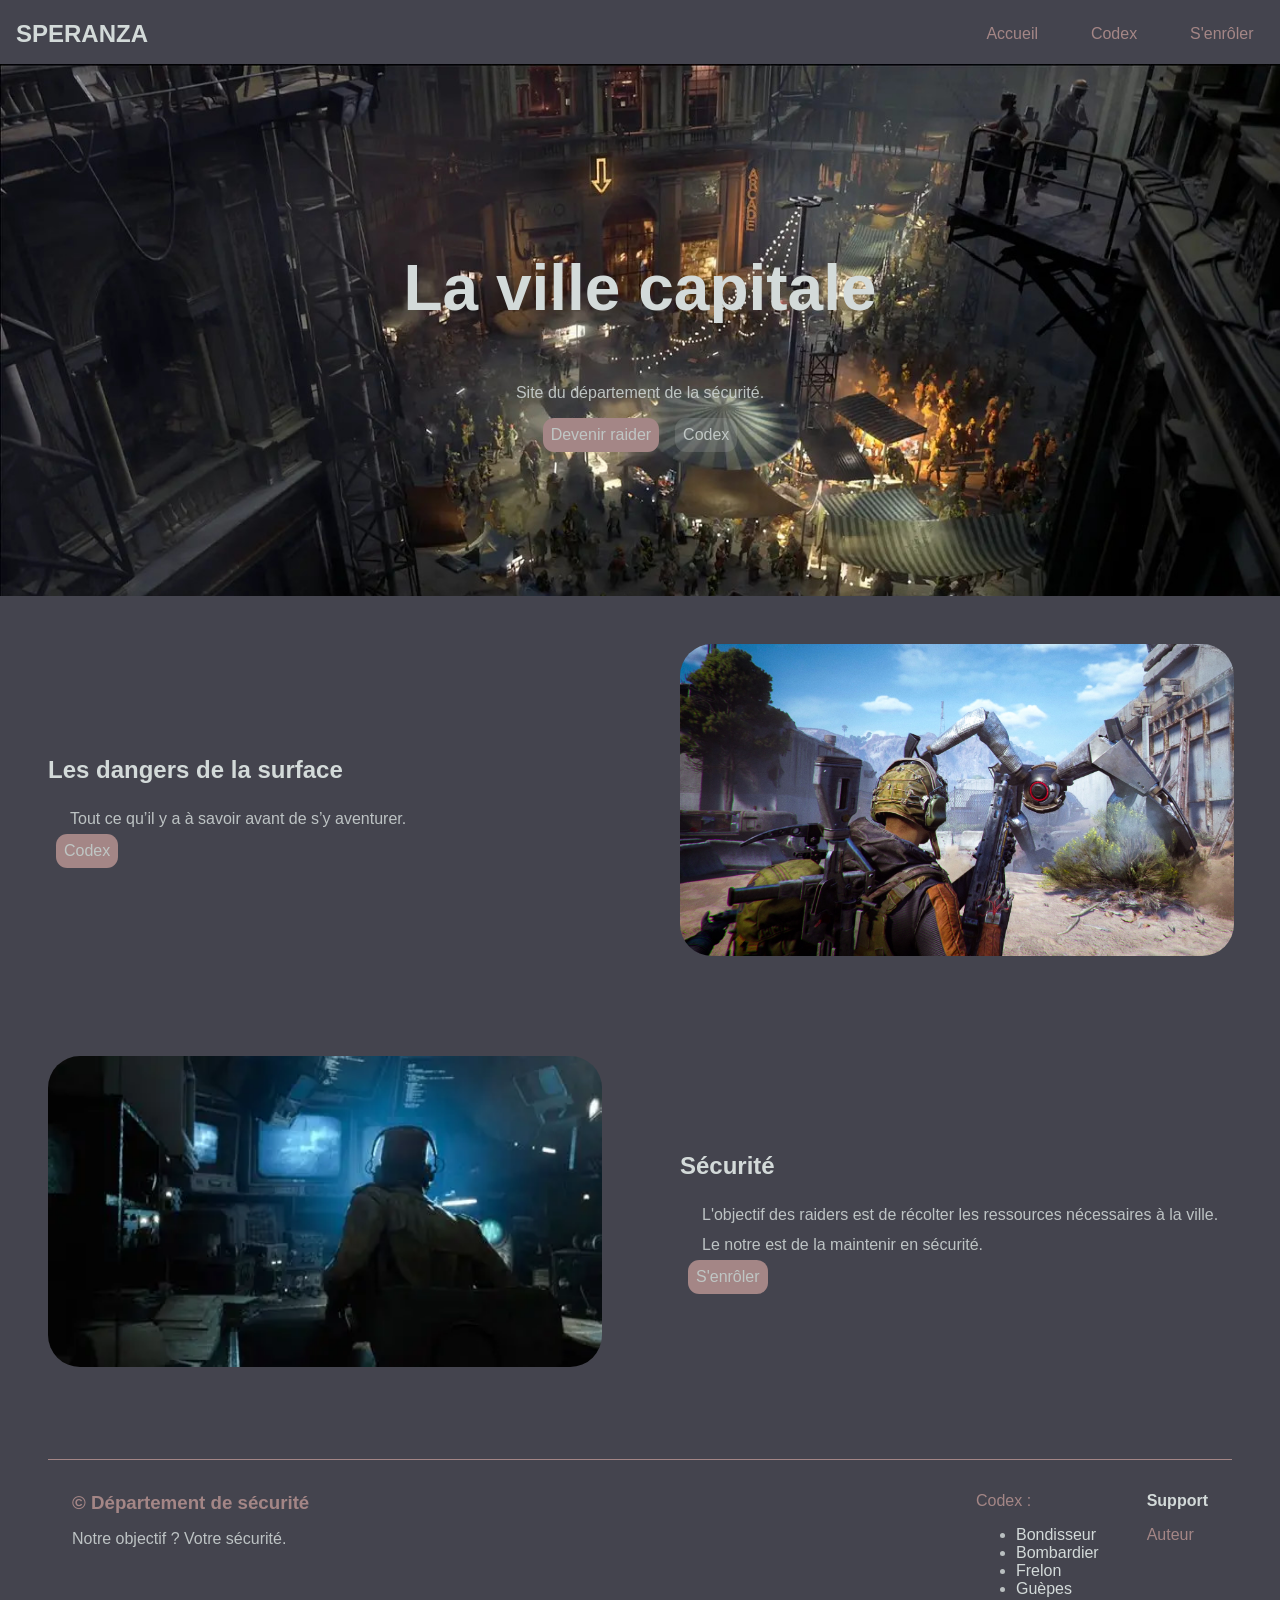
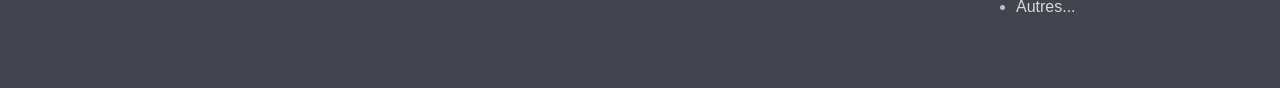
<file: index.html>
<!DOCTYPE html>
<html lang="fr">
    <head>
        <meta charset="UTF-8">
        <meta name="viewport" content="width=device-width, initial-scale=1.0">
        <meta name="description" content ="La page d'accueil, pousse l'observateur à aller voir les autres pages">
        <link rel="stylesheet" type="text/css" href="style.css">
        <title>Accueil</title>

        <!--Fonts-->
        <link rel="preconnect" href="https://fonts.googleapis.com">
        <link rel="preconnect" href="https://fonts.gstatic.com" crossorigin>
        <link href="https://fonts.googleapis.com/css2?family=Roboto:ital,wght@0,100..900;1,100..900&display=swap" rel="stylesheet">
    </head>
    <body>
        <header>
            <nav><!--Contient le logo SPERANZA sous forme de texte majuscule et les liens "Auteur" et "Codex"-->
                <div id="logo">
                    <h2>SPERANZA</h2>
                </div>
                <div class="topLinks">
                    <div>
                        <a class="navLink" href="index.html">Accueil</a>
                    </div>
                    <div>
                        <a class="navLink" href="codex.html">Codex</a>
                    </div>
                    <div>
                        <a class="navLink" href="enlist.html">S'enrôler</a>
                    </div>                 
                </div>
            </nav>            
        </header>
        
        <main><!--Le contenu de la page, un bloc titre et 2 blocs imagés menant aux autres pages-->
            <div class="fakeHeaderCollider"></div>
            <div id="indexTitle" class="title"><!--Titre de la page d'accueil-->
                <h1>La ville capitale</h1>
                <p>Site du département de la sécurité.</p>
                <div class="titleLinks">
                    <a class="callToActLink" href="enlist.html">Devenir raider</a>
                    <a class="semiTransparentLink" href="codex.html">Codex</a>
                </div>
            </div>

           
            <section><!--Titre et image menant à l'encyclopédie-->
                <div class="content">
                    <h2>Les dangers de la surface</h2>
                    <p>Tout ce qu’il y a à savoir avant de s’y aventurer.</p>
                    <a class="callToActLink" href="codex.html">Codex</a>
                </div>

                <div>
                    <img  class="blocImage" src="images/leaper2.jpg" alt="Un bondisseur attaquant une personne">
                </div>
            </section> 

            <section><!--Descriptif du département de la sécurité et image-->
                <div>
                    <img class="blocImage" src="images/shani3.webp" alt="La cheffe du département de la sécurité en plein travail.">
                </div>
                        
                <div class="content">
                    <h2>Sécurité</h2>
                    <p>L'objectif des raiders est de récolter les ressources nécessaires à la ville.</p>
                    <p>Le notre est de la maintenir en sécurité.</p>
                    <a class="callToActLink" href="enlist.html">S'enrôler</a>
                </div>
            </section>        
        </main>                

        <footer><!--descriptif très bref du département et quelques liens -->    
            <div class="TransversalLine">
                <hr id="TransversalLine">
            </div>

            <div>
                <div class="footerContent">
                    <h3>&copy; Département de sécurité</h3>
                    <p>Notre objectif ? Votre sécurité.</p>                                                         
                </div>      
            </div>

            <div class="footerLinks">
                <div id="footerCodexLink">
                    <a class="FooterLinks" href="codex.html">Codex :</a>                   
                    <ul class="whiteFooterLinks">
                        <li>
                            <a href="codex.html#bondisseur">Bondisseur</a>
                        </li>
                        <li>
                            <a href="codex.html#bombardier">Bombardier</a>
                        </li>
                        <li>
                            <a href="codex.html#frelon">Frelon</a>
                        </li>
                        <li>
                            <a href="codex.html#guèpe">Guèpes</a>
                        </li>
                        <li>
                           <a href="codex.html">Autres...</a>
                        </li>
                    </ul>
                </div>
                
                <div class="footerSupport">
                    <h4>Support</h4> 
                    <div>
                        <a class="FooterLinks" href="auteur.html">Auteur</a> 
                    </div>                                                              
                </div>  
            </div>
        </footer>
    </body>
</html>
</file>
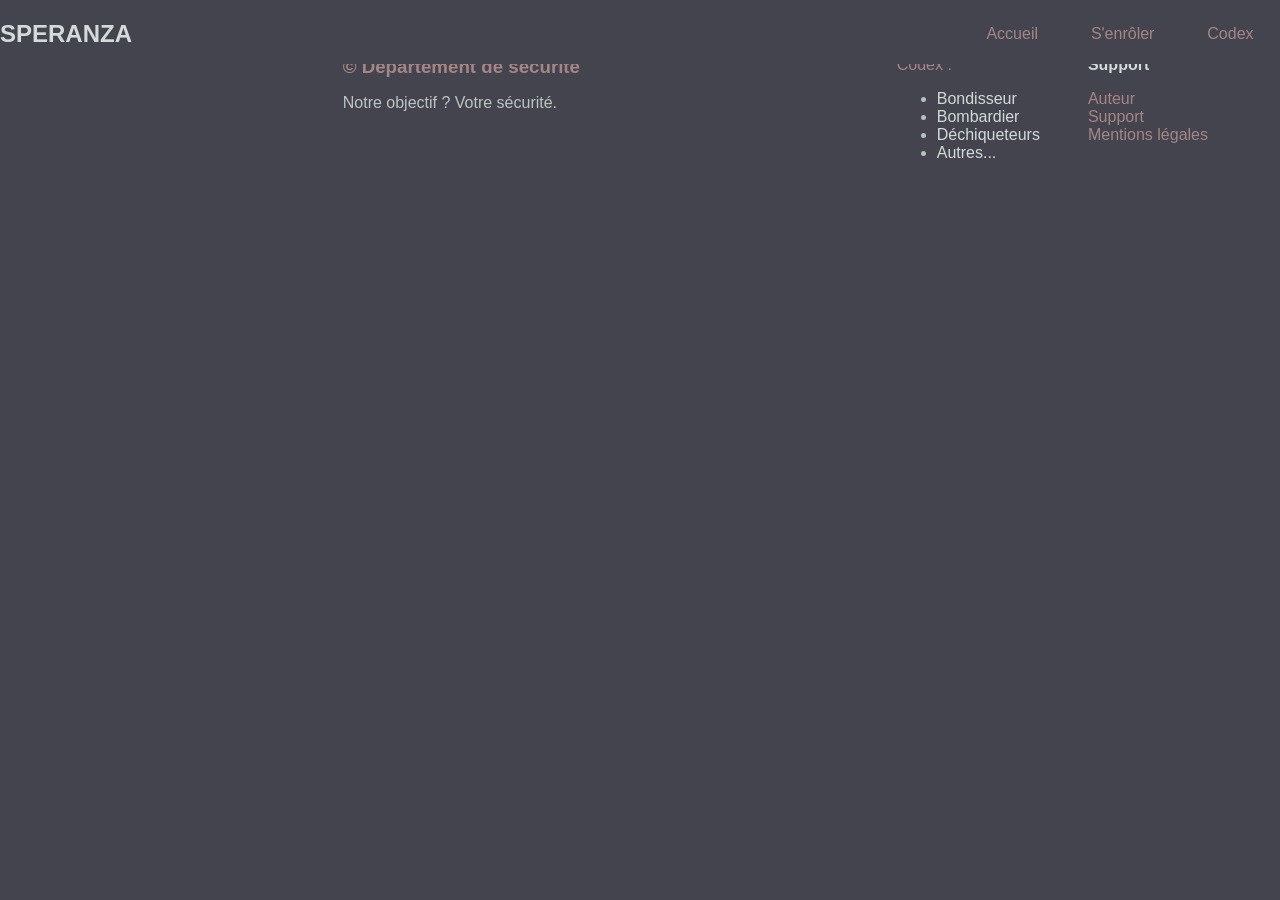
<file: Auteur.html>
<!DOCTYPE html>
<html lang="fr">
    <head>
        <meta charset="UTF-8">
        <meta name="viewport" content="width=device-width, initial-scale=1.0">
        <link rel="stylesheet" type="text/css" href="style.css">
        <title>Auteur</title>
    </head>
    <body>
         <header>
            <nav><!--Contient le logo SPERANZA sous forme de texte majuscule et les liens "Auteur" et "Codex"-->
                <div>
                    <h2>SPERANZA</h2>
                </div>
                <div class="topLinks">
                    <div>
                        <a class="navLink" href="index.html">Accueil</a>
                    </div>
                    <div>
                        <a class="navLink" href="enlist.html">S'enrôler</a>
                    </div>
                    <div>
                        <a class="navLink" href="codex.html">Codex</a>
                    </div>
                </div>
            </nav>
        </header>
        <main>

        </main>
        <footer><!--descriptif très bref du département et quelques liens -->    
            <div class="FooterLimit">
                <hr id="FooterLimitLine">
            </div>                

            <div>
                <div class="footerContent">
                    <h3>&copy; Département de sécurité</h3>
                    <p>Notre objectif ? Votre sécurité.</p>                                                         
                </div>      
            </div>

            <div class="footerLinks">
                <div id="footerCodexLink">
                    <a class="FooterLinks" href="codex.html">Codex :</a>                   
                    <ul class="whiteFooterLinks">
                        <li>
                            <a href="codex.html">Bondisseur</a>
                        </li>
                        <li>
                            <a href="codex.html">Bombardier</a>
                        </li>
                        <li>
                            <a href="codex.html">Déchiqueteurs</a>
                        </li>
                        <li>
                            <a href="codex.html">Autres...</a>
                        </li>
                    </ul>
                </div>
                
                <div class="footerSupport">
                    <h4>Support</h4> 
                    <div>
                        <a class="FooterLinks" href="Auteur.html">Auteur</a> 
                    </div>
                    <div>
                        <a class="FooterLinks" href="support.html">Support</a> 
                    </div>
                    <div>
                        <a class="FooterLinks" href="mentions-legales.html">Mentions légales</a>  
                    </div>                                                                      
                </div>  
            </div>
        </footer>
    </body>
</html>
</file>
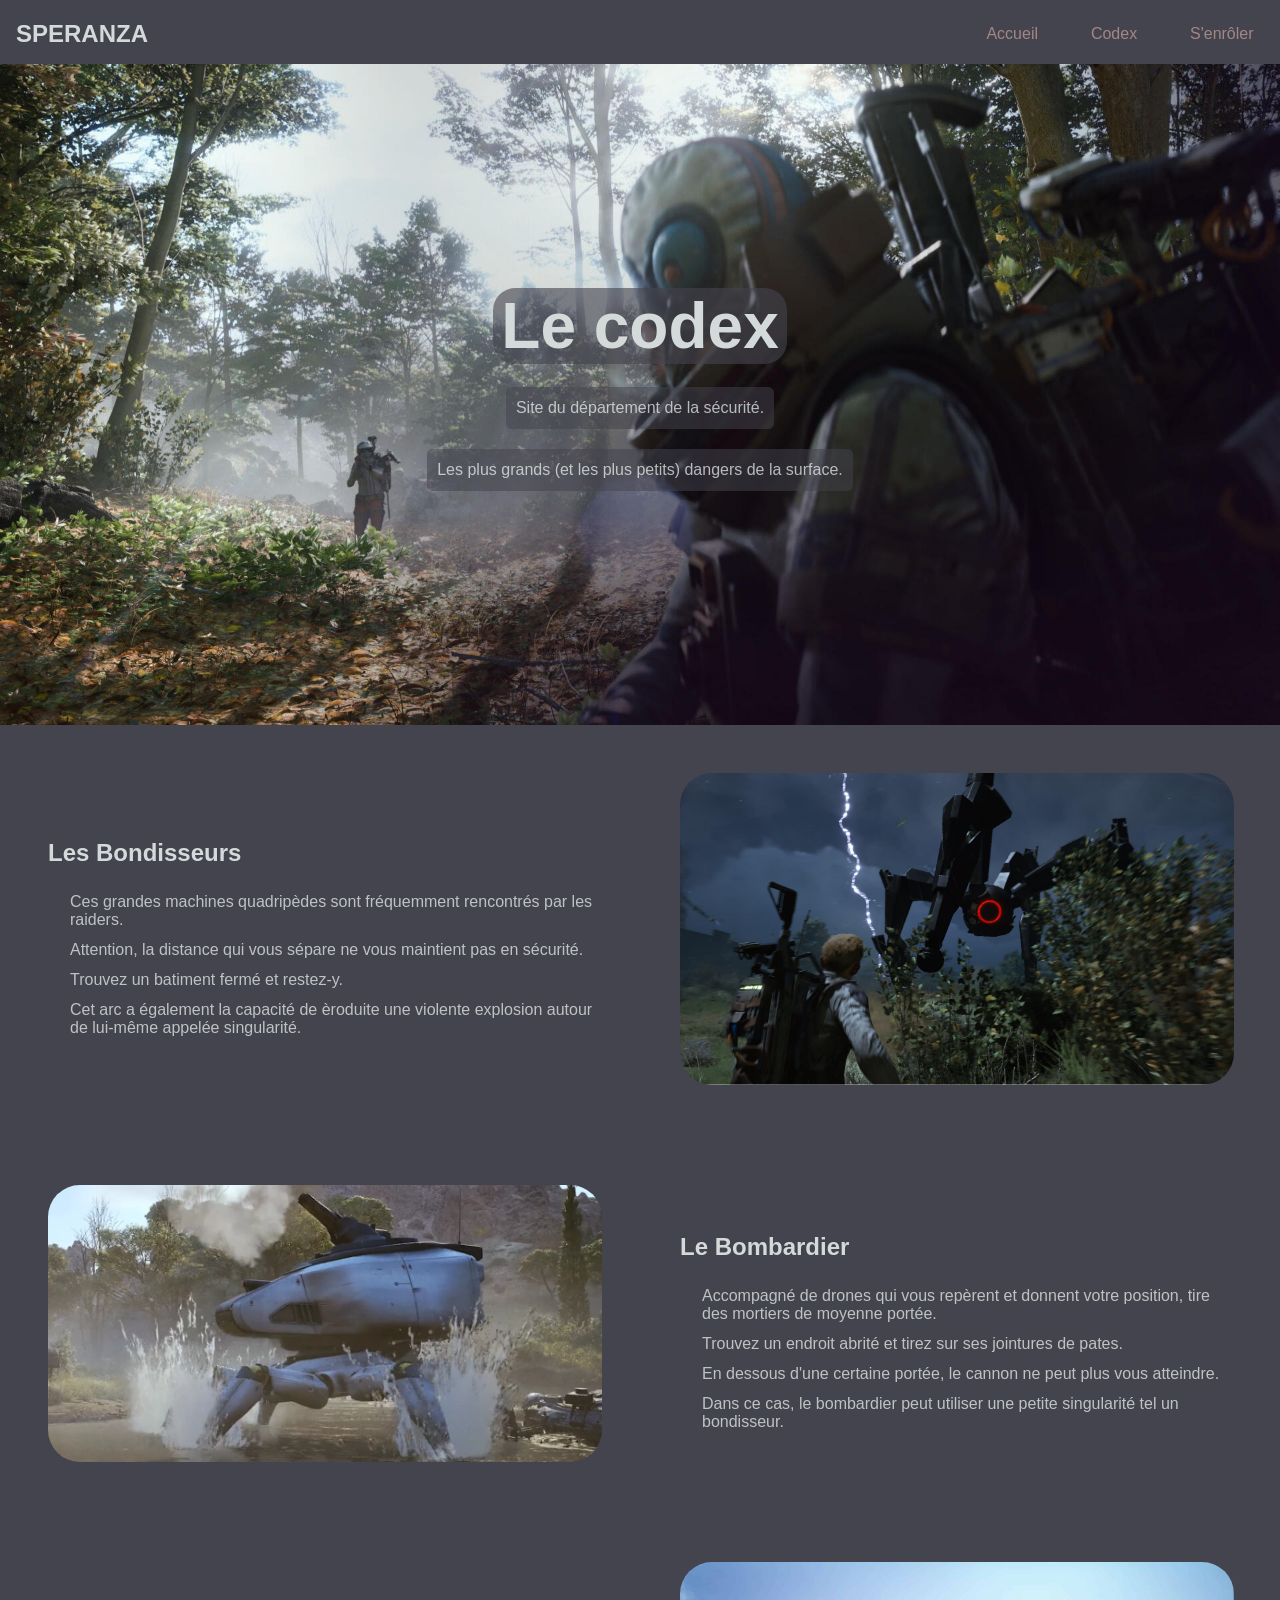
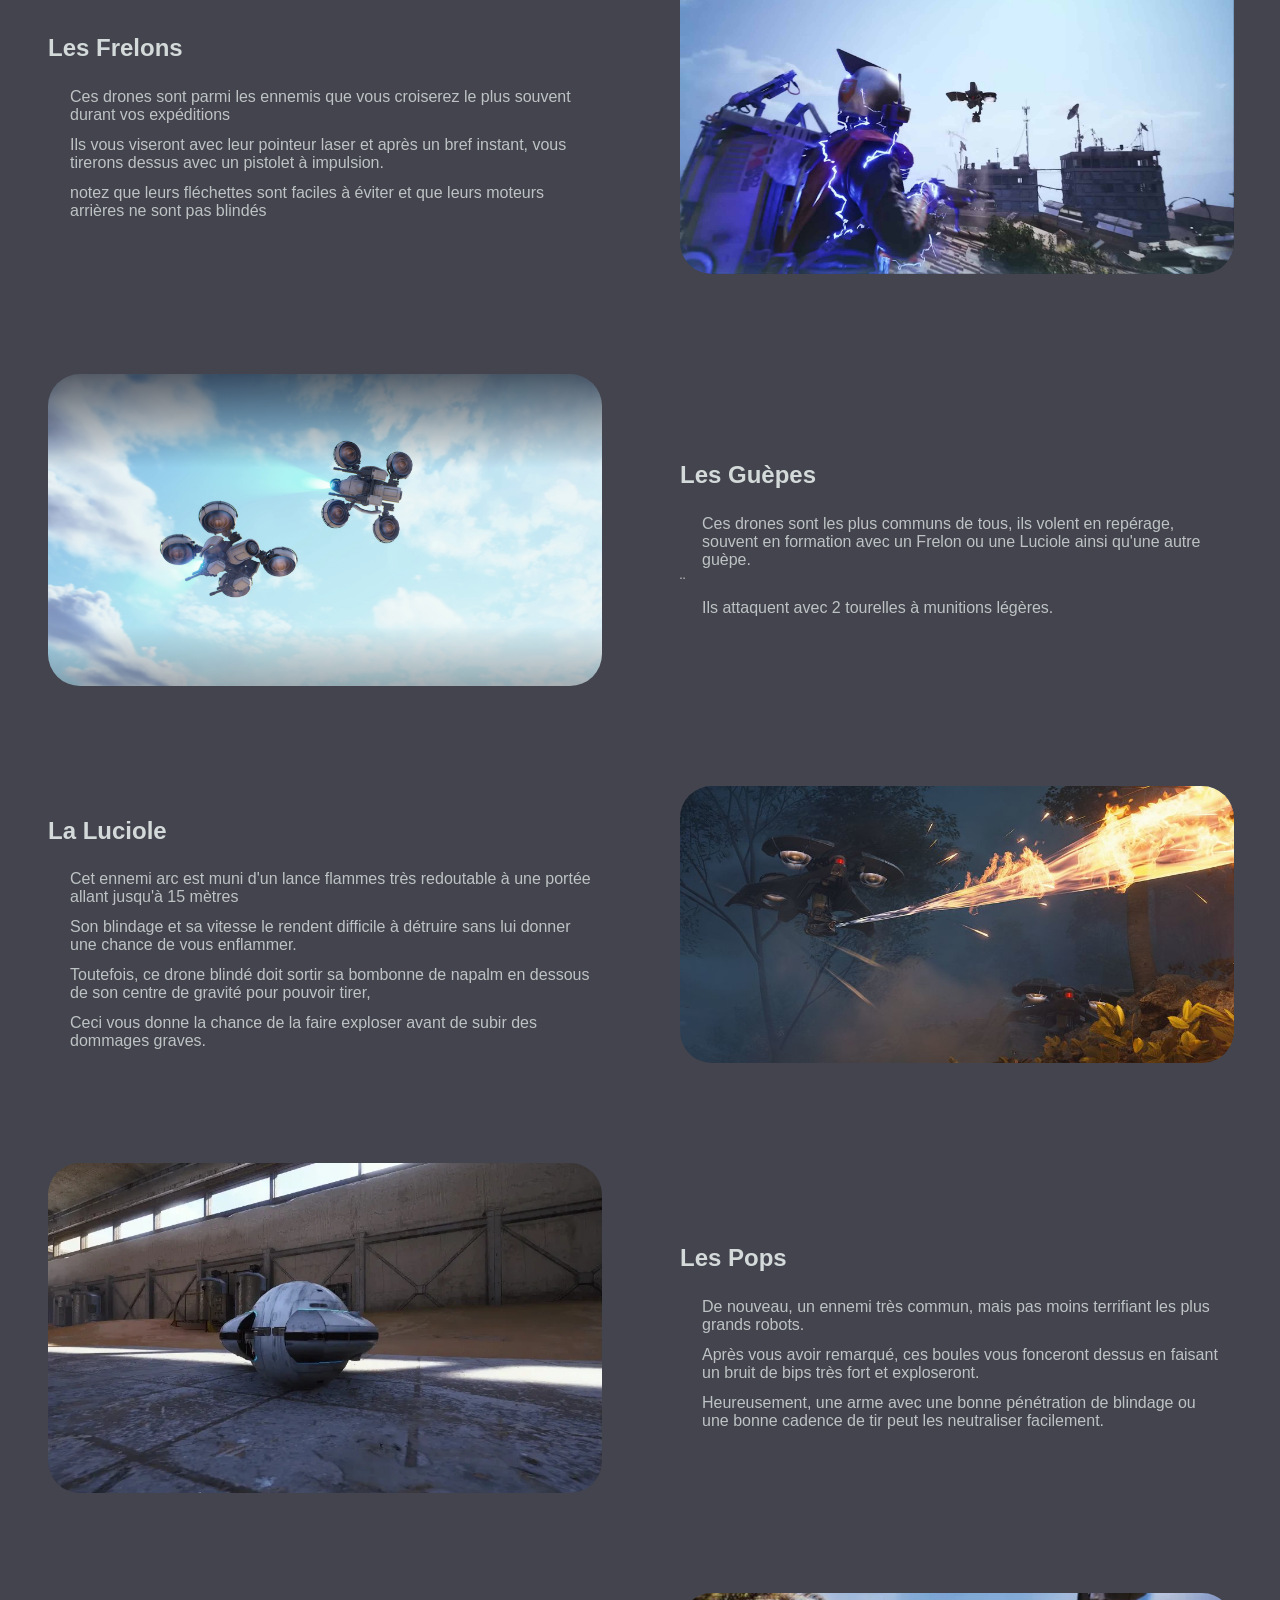
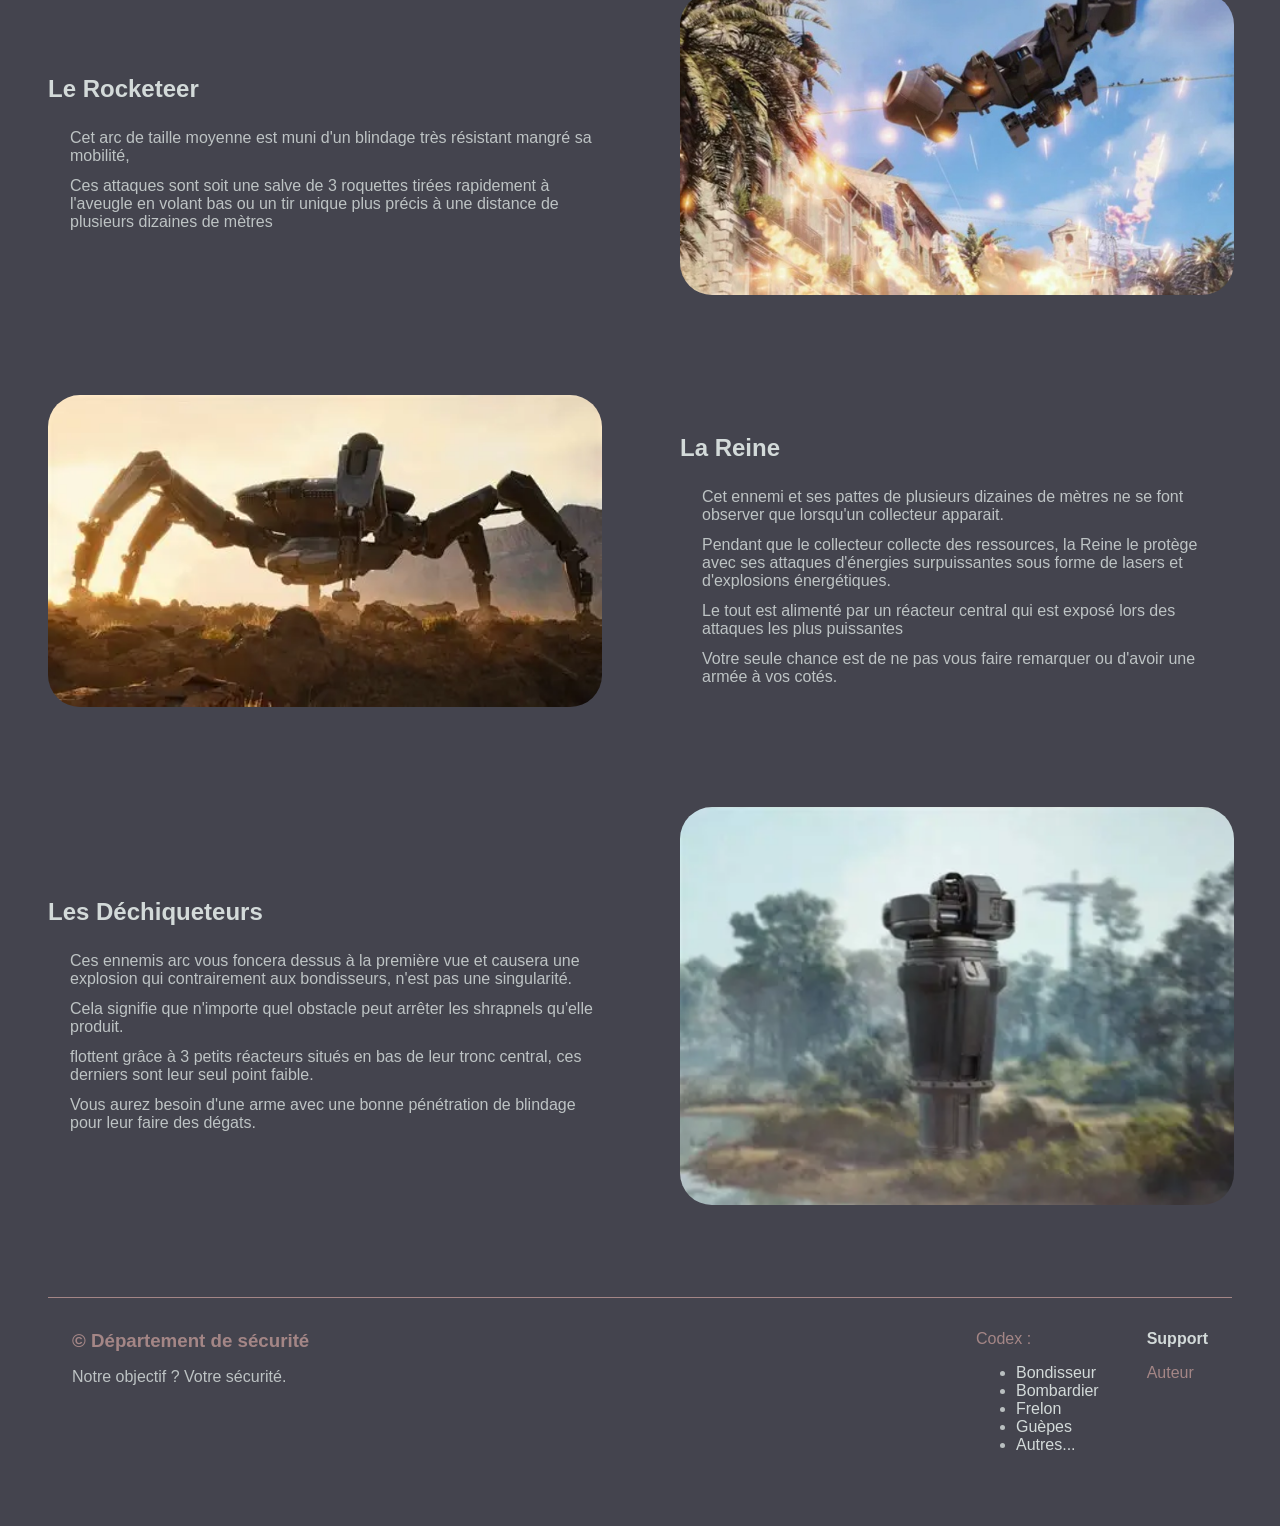
<file: codex.html>
<!DOCTYPE html>
<html lang="fr">
    <head>
        <meta charset="UTF-8">
        <meta name="viewport" content="width=device-width, initial-scale=1.0">
        <link rel="stylesheet" type="text/css" href="style.css">
        <title>Codex</title>
    </head>
    <body>
        <header>

            <nav><!--Contient le logo SPERANZA sous forme de texte majuscule et les liens "Auteur" et "Codex"-->
                <div id="logo">
                    <h2>SPERANZA</h2>
                </div>
                <div class="topLinks">
                    <div>
                        <a class="navLink" href="index.html">Accueil</a>
                    </div>
                    <div>
                        <a class="navLink" href="codex.html">Codex</a>
                    </div>
                    <div>
                        <a class="navLink" href="enlist.html">S'enrôler</a>
                    </div>                 
                </div>
            </nav>            
        </header>
        <main>              
            <div class="fakeHeaderCollider"></div>
            </div> 
              <div id="codexTitle" class="title"><!--Le titre principal de l'enciclopédie-->
                <h1>Le codex</h1>
                <p>Site du département de la sécurité.</p>
                <p>Les plus grands (et les plus petits) dangers de la surface.</p>
            </div>

            <section id="bondisseur"><!--Description et conseils, Bondisseur-->
                <div class="content">
                    <h2>Les Bondisseurs</h2>
                    <p>Ces grandes machines quadripèdes sont fréquemment rencontrés par les raiders.</p>
                    <p>Attention, la distance qui vous sépare ne vous maintient pas en sécurité.</p>
                    <p>Trouvez un batiment fermé et restez-y.</p>
                    <p>Cet arc a également la capacité de èroduite une violente explosion autour de lui-même appelée singularité.</p> 
                </div>

                <div>
                    <img  class="blocImage" src="images/leaper3.jpg" alt="Un bondisseur attaquant une personne">
                </div>                
            </section> 

            <section id="bombardier"><!--Description et conseils, Bombardier-->
                <div>
                    <img class="blocImage" src="images/Bombardier.webp" alt="Un Bombardier en position de combat dans un étang">
                </div>
                        
                <div class="content">
                    <h2>Le Bombardier</h2>
                    <p>Accompagné de drones qui vous repèrent et donnent votre position, tire des mortiers de moyenne portée.</p>
                    <p>Trouvez un endroit abrité et tirez sur ses jointures de pates.</p>
                    <p>En dessous d'une certaine portée, le cannon ne peut plus vous atteindre.</p>
                    <p>Dans ce cas, le bombardier peut utiliser une petite singularité tel un bondisseur.</p>  
                </div>        
            </section>

            <section id="frelon"><!--Description et conseils, Frelon-->
                <div class="content">
                    <h2>Les Frelons</h2>
                    <p>Ces drones sont parmi les ennemis que vous croiserez le plus souvent durant vos expéditions</p>                 
                    <p>Ils vous viseront avec leur pointeur laser et après un bref instant, vous tirerons dessus avec un pistolet à impulsion.</p>
                    <p>notez que leurs fléchettes sont faciles à éviter et que leurs moteurs arrières ne sont pas blindés</p>
                </div>

                <div>
                    <img  class="blocImage" src="images/hornet.jpg" alt="Une personne se faisant électrocuter par le pistolet à impulsion d'un frelon en plein combat">
                </div>                
            </section> 

            <section id="guèpe"><!--Description et conseils, Guèpe-->
                <div>
                    <img class="blocImage" src="images/wasps.png" alt="Deux guèpes en repérage dans le ciel">
                </div>
                        
                <div class="content">
                    <h2>Les Guèpes</h2>
                    <p>Ces drones sont les plus communs de tous, ils volent en repérage, souvent en formation avec un Frelon ou une Luciole ainsi qu'une autre guèpe.</p>
                    ¨<p>Ils attaquent avec 2 tourelles à munitions légères.</p>
                </div>        
            </section>

              <section><!--Description et conseils, Luciole-->
                <div class="content">
                    <h2>La Luciole</h2>
                    <p>Cet ennemi arc est muni d'un lance flammes très redoutable à une portée allant jusqu'à 15 mètres</p>
                    <p>Son blindage et sa vitesse le rendent difficile à détruire sans lui donner une chance de vous enflammer.</p>
                    <p>Toutefois, ce drone blindé doit sortir sa bombonne de napalm en dessous de son centre de gravité pour pouvoir tirer,</p>
                    <p>Ceci vous donne la chance de la faire exploser avant de subir des dommages graves.</p>
                </div>
                <div>
                    <img  class="blocImage" src="images/firefly.jpg" alt="Deux Lucioles en position de combat, dont une tirant une trainée de flammes">
                </div>                
            </section> 

            <section><!--Description et conseils, les Pop-->
                <div>
                    <img class="blocImage" src="images/pop.webp" alt="Une boule Pop dans un hangar proche du port spacial.">
                </div>                        
                <div class="content">
                    <h2>Les Pops</h2>
                    <p>De nouveau, un ennemi très commun, mais pas moins terrifiant les plus grands robots.</p>
                    <p>Après vous avoir remarqué, ces boules vous fonceront dessus en faisant un bruit de bips très fort et exploseront.</p>
                    <p>Heureusement, une arme avec une bonne pénétration de blindage ou une bonne cadence de tir peut les neutraliser facilement.</p>
                </div>                   
            </section>

            <section><!--Description et conseils, Rocketeer-->
                <div class="content">
                    <h2>Le Rocketeer</h2>
                    <p>Cet arc de taille moyenne est muni d'un blindage très résistant mangré sa mobilité,</p>
                    <p>Ces attaques sont soit une salve de 3 roquettes tirées rapidement à l'aveugle en volant bas ou un tir unique plus précis à une distance de plusieurs dizaines de mètres</p>
                </div>

                <div>
                    <img  class="blocImage" src="images/rocketeer.jfif" alt="Un Rocketeer lancant une salve de tirs">
                </div>                
            </section> 

            <section><!--Description et conseils, La Reine-->
                <div>
                    <img class="blocImage" src="images/queen.webp" alt="Une Reine marchant devant un lever de soleil">
                </div>
                        
                <div class="content">
                    <h2>La Reine</h2>
                    <p>Cet ennemi et ses pattes de plusieurs dizaines de mètres ne se font observer que lorsqu'un collecteur apparait.</p>                   
                    <p>Pendant que le collecteur collecte des ressources, la Reine le protège avec ses attaques d'énergies surpuissantes sous forme de lasers et d'explosions énergétiques.</p>
                    <p>Le tout est alimenté par un réacteur central qui est exposé lors des attaques les plus puissantes</p>
                    <p>Votre seule chance est de ne pas vous faire remarquer ou d'avoir une armée à vos cotés.</p>
                </div>                   
            </section>

            <section><!--Description et conseils, Déchiqueteurs-->
                <div class="content">
                    <h2>Les Déchiqueteurs</h2>
                    <p>Ces ennemis arc vous foncera dessus à la première vue et causera une explosion qui contrairement aux bondisseurs, n'est pas une singularité. </p>
                    <p>Cela signifie que n'importe quel obstacle peut arrêter les shrapnels qu'elle produit.</p>
                    <p>flottent grâce à 3 petits réacteurs situés en bas de leur tronc central, ces derniers sont leur seul point faible.</p>
                    <p>Vous aurez besoin d'une arme avec une bonne pénétration de blindage pour leur faire des dégats.</p>
                </div>
                <div>
                    <img  class="blocImage" src="images/Shredder.png" alt="Un Déchiqueteur flottant aux alentours du champ de bataille du barrage">
                </div>                
            </section> 
        </main>

        <footer><!--descriptif très bref du département et quelques liens -->    
            <div class="TransversalLine">
                <hr id="TransversalLine">
            </div>

            <div>
                <div class="footerContent">
                    <h3>&copy; Département de sécurité</h3>
                    <p>Notre objectif ? Votre sécurité.</p>                                                         
                </div>      
            </div>

            <div class="footerLinks">
                <div id="footerCodexLink">
                    <a class="FooterLinks" href="codex.html">Codex :</a>                   
                    <ul class="whiteFooterLinks">
                        <li>
                            <a href="codex.html#bondisseur">Bondisseur</a>
                        </li>
                        <li>
                            <a href="codex.html#bombardier">Bombardier</a>
                        </li>
                        <li>
                            <a href="codex.html#frelon">Frelon</a>
                        </li>
                        <li>
                            <a href="codex.html#guèpe">Guèpes</a>
                        </li>
                        <li>
                           <a href="codex.html">Autres...</a>
                        </li>
                    </ul>
                </div>
                
                <div class="footerSupport">
                    <h4>Support</h4> 
                    <div>
                        <a class="FooterLinks" href="auteur.html">Auteur</a> 
                    </div>                                                              
                </div>  
            </div>
        </footer>
    </body>
</html>
</file>
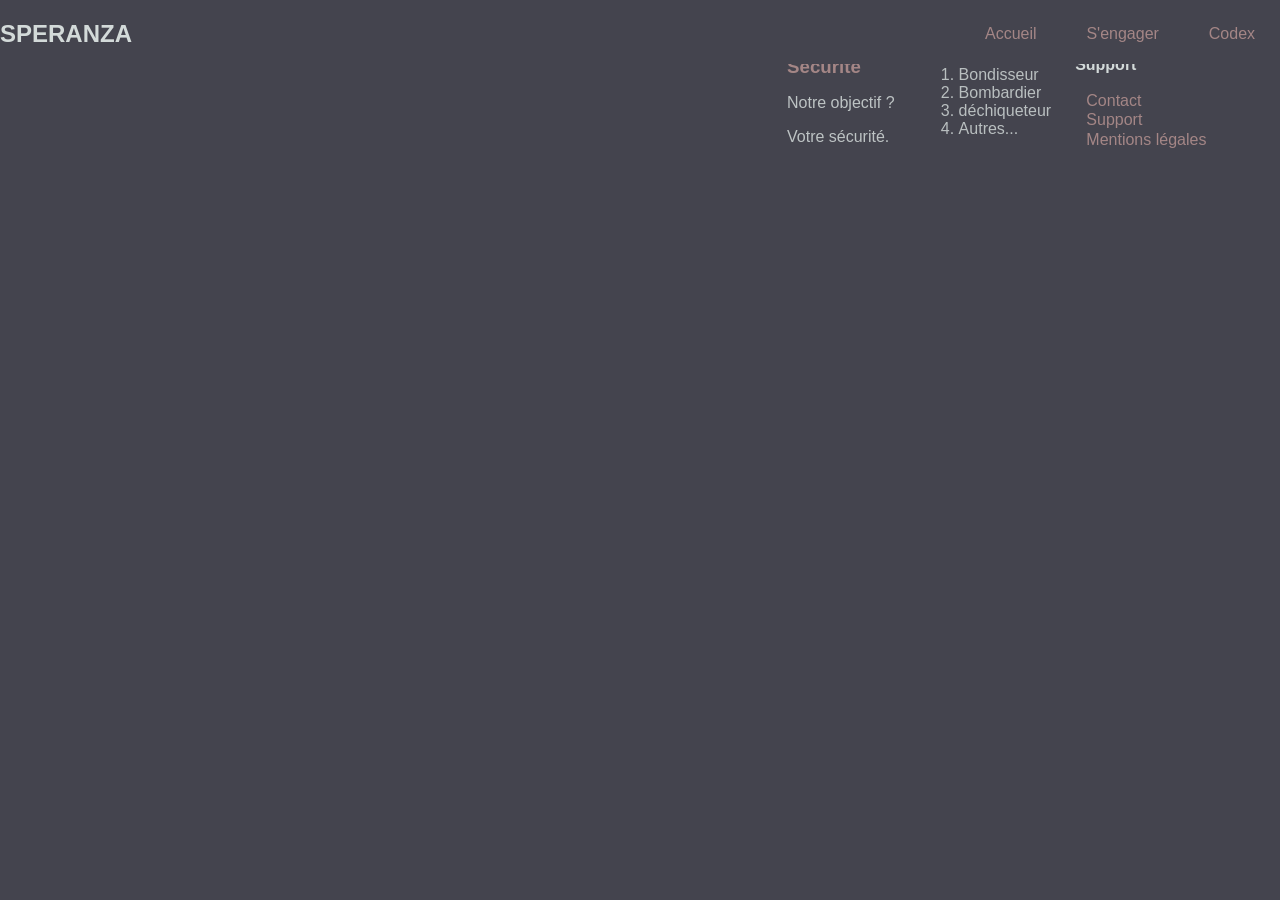
<file: contact.html>
<!DOCTYPE html>
<html lang="fr">
    <head>
        <meta charset="UTF-8">
        <meta name="viewport" content="width=device-width, initial-scale=1.0">
        <link rel="stylesheet" type="text/css" href="style.css">
        <title>Contact</title>
    </head>
    <body>
         <header>
            <nav><!--Contient le logo SPERANZA sous forme de texte majuscule et les liens "Contact" et "Codex"-->
                <div>
                    <h2>SPERANZA</h2>
                </div>
                <div class="topLinks">
                    <div>
                        <a class="navLink" href="index.html">Accueil</a>
                    </div>
                    <div>
                        <a class="navLink" href="enlist.html">S'engager</a>
                    </div>
                    <div>
                        <a class="navLink" href="codex.html">Codex</a>
                    </div>
                </div>
            </nav>
        </header>
        <main>

        </main>
        <footer><!--descriptif très bref du département et quelques liens -->
            <hr id="FooterLimitLine">
            <div>
                <div class="footerContent">
                    <h3>Sécurité</h3>
                    <p>Notre objectif ?</p>
                    <p>Votre sécurité.</p>                                        
                </div>      
            </div>

            <div class="footerLinks">
                <div class="footerCodexLink">
                    <a href="codex.html">Codex :</a>
                    <ol>
                        <li>Bondisseur</li>
                        <li>Bombardier</li>
                        <li>déchiqueteur</li>
                        <li>Autres...</li>
                    </ol>
                </div>
                <div class="footerSupport">
                    <h4>Support</h4>                                        
                    <a class="underlinedLinks" href="contact.html">Contact</a>                        
                    <a class="underlinedLinks" href="support.html">Support</a>                       
                    <a class="underlinedLinks" href="mentions-legales.html">Mentions légales</a>                                                                                 
                </div>   
            </div>

        </footer>
    </body>
</html>
</file>
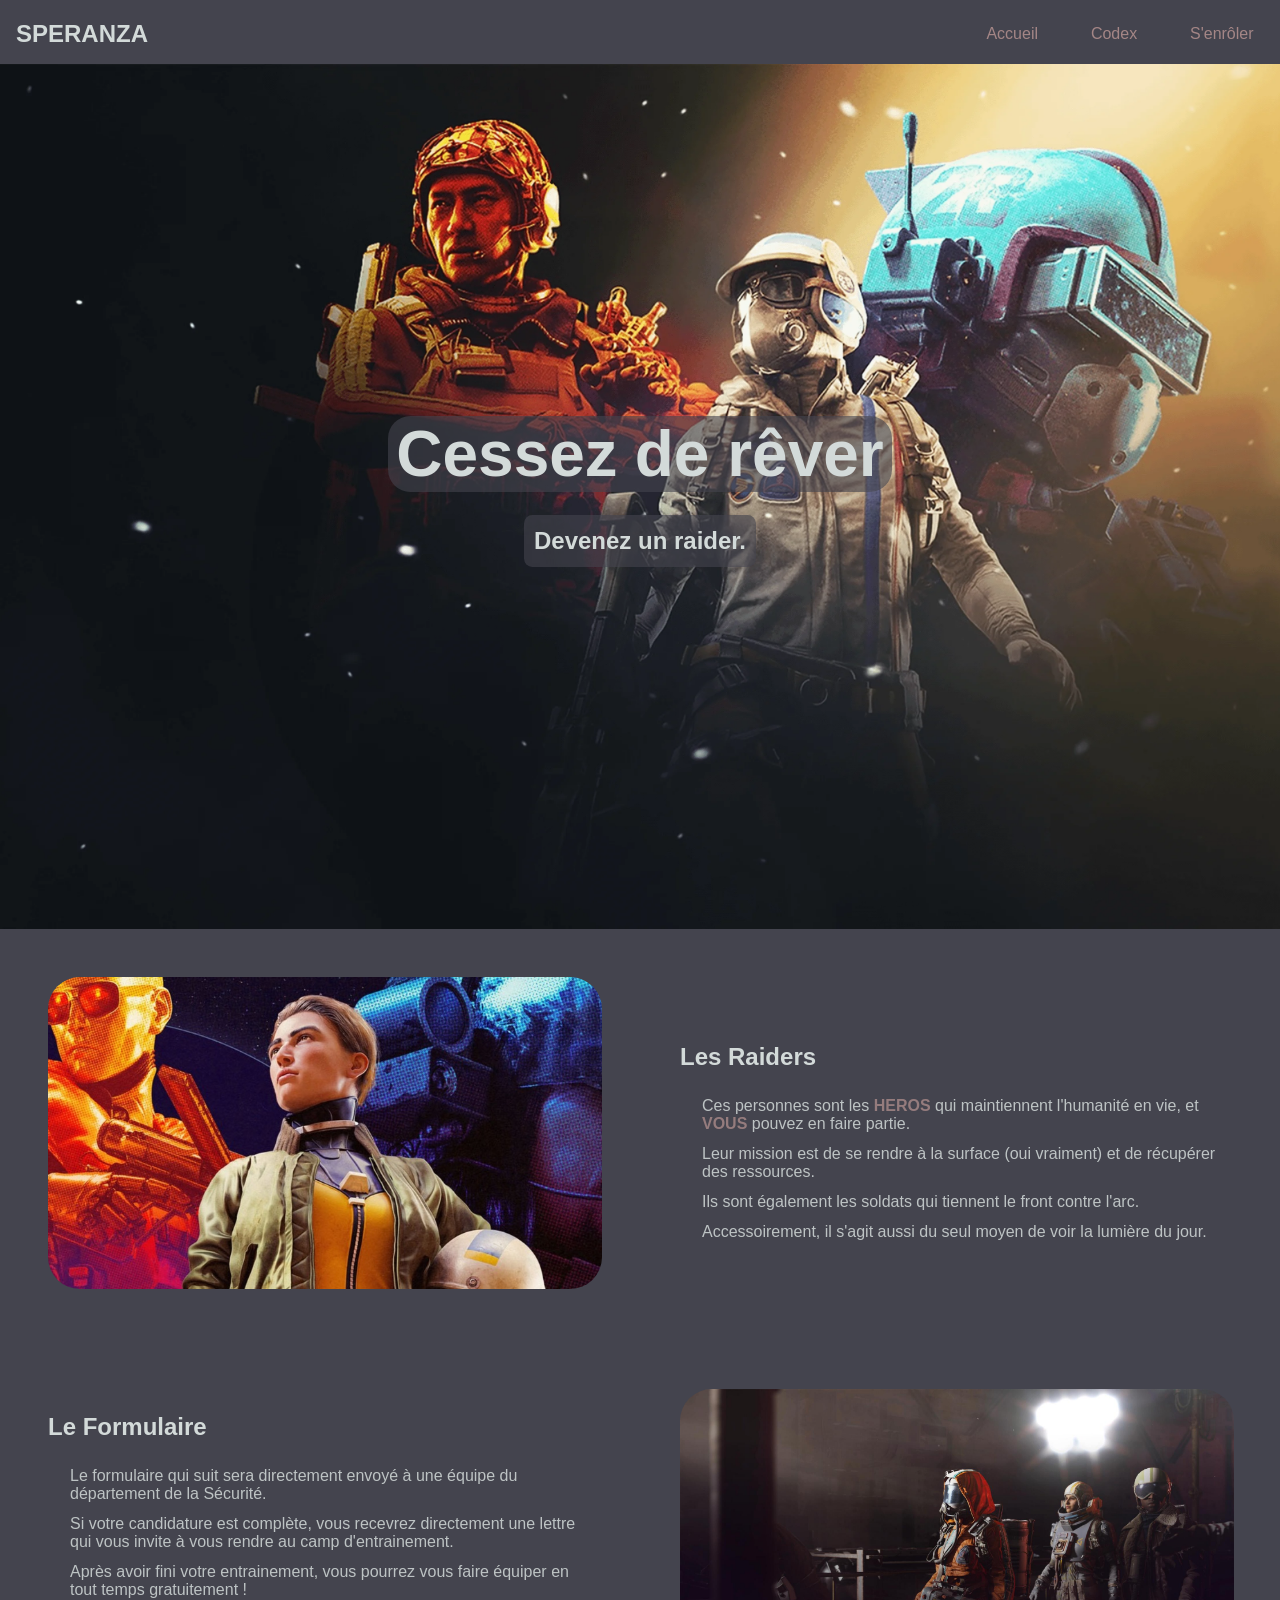
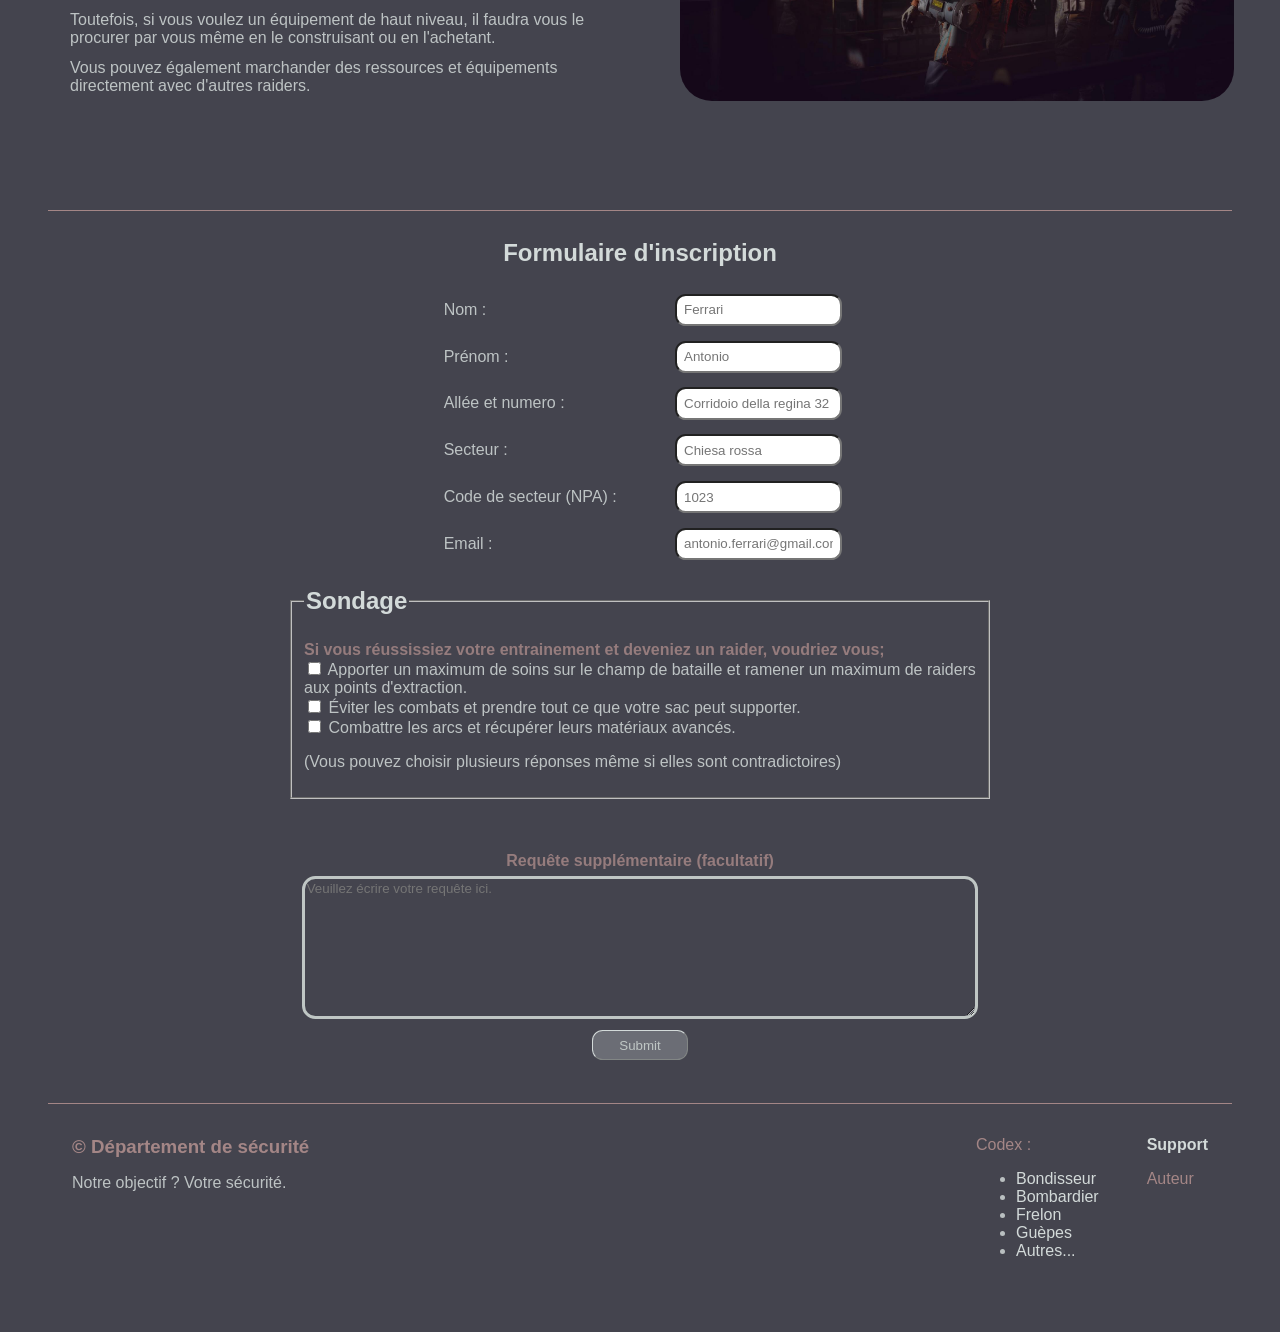
<file: enlist.html>
<!DOCTYPE html>
<html lang="fr">
    <head>
        <meta charset="UTF-8">
        <meta name="viewport" content="width=device-width, initial-scale=1.0">
        <link rel="stylesheet" type="text/css" href="style.css">
        <title>Fiche d'enrôlement</title>
    </head>
    <body>
         <header>

            <nav><!--Contient le logo SPERANZA sous forme de texte majuscule et les liens "Auteur" et "Codex"-->
                <div id="logo">
                    <h2>SPERANZA</h2>
                </div>
                <div class="topLinks">
                    <div>
                        <a class="navLink" href="index.html">Accueil</a>
                    </div>
                    <div>
                        <a class="navLink" href="codex.html">Codex</a>
                    </div>
                    <div>
                        <a class="navLink" href="enlist.html">S'enrôler</a>
                    </div>                 
                </div>
            </nav>            
        </header>        
        
        <main>
            <div class="fakeHeaderCollider"></div>
            </div> 
                <div id="EnlistTitle" class="title"><!--Le titre principal de l'enciclopédie-->
                <h1>Cessez de rêver</h1>
                <h2>Devenez un raider.</h2>                
            </div>

            <section><!--Publicité pour les raiders-->
                <div>
                    <img class="blocImage" src="images/EnlistingPresentation2.jpg" alt="">
                </div>
                        
                <div class="content">
                    <h2>Les Raiders</h2>
                    <p>Ces personnes sont les <strong>HEROS</strong> qui maintiennent l'humanité en vie, et <strong>VOUS</strong> pouvez en faire partie.</p>                    
                    <p>Leur mission est de se rendre à la surface (oui vraiment) et de récupérer des ressources.</p>
                    <p>Ils sont également les soldats qui tiennent le front contre l'arc.</p>
                    <p>Accessoirement, il s'agit aussi du seul moyen de voir la lumière du jour.</p>
                </div>
            </section>

            <section><!--Présentation du formulaire-->
                <div class="content">
                    <h2>Le Formulaire</h2>
                    <p>Le formulaire qui suit sera directement envoyé à une équipe du département de la Sécurité.</p>
                    <p>Si votre candidature est complète, vous recevrez directement une lettre qui vous invite à vous rendre au camp d'entrainement.</p>
                    <p>Après avoir fini votre entrainement, vous pourrez vous faire équiper en tout temps gratuitement !</p>
                    <p>Toutefois, si vous voulez un équipement de haut niveau, il faudra vous le procurer par vous même en le construisant ou en l'achetant.</p>
                    <p>Vous pouvez également marchander des ressources et équipements directement avec d'autres raiders.</p>
                </div>

                <div>
                    <img  class="blocImage" src="images/EnlistingPresentation.jpg" alt="Un bondisseur attaquant une personne">
                </div>                
            </section> 

            <div id="containsForm">
                <div>
                    <div class="TransversalLine">
                    <hr id="TransversalLine">
                </div>
                </div>
                <div class="TransversalLine">
                    <hr id="TransversalLine">
                </div>
                <form action="./cettePageNexistePas" method="POST"><h2>Formulaire d'inscription</h2></form>    
                    <div id="name-adress">
                        <div class="text-entry">
                            <!--Entrée du nom-->
                            <label for="Nom">Nom :</label>
                            <input type="text" id="nom_id" required placeholder="Ferrari">
                        </div>                        
                        <div class="text-entry">
                            <!--Entrée du prénome-->
                            <label for="prénom">Prénom : </label>
                            <input type="text" id="prenom_id" required placeholder="Antonio">
                        </div>
                        <div class="text-entry">
                            <!--Entrée de la rue et numero-->
                            <label for="rue-numero">Allée et numero : </label>
                            <input type="text" id="rue-numero_id" required placeholder="Corridoio della regina 32">
                        </div>
                        <div class="text-entry">
                             <!--Entrée du nom du secteur-->
                            <label for="secteur">Secteur : </label>
                            <input type="text" id="secteur_id" required placeholder="Chiesa rossa">
                        </div>
                       
                        <div class="text-entry">
                            <!--Entrée du nom du code de secteur-->
                            <label for="code_secteur">Code de secteur (NPA) : </label>
                            <input type="text" id="code_secteur_id" required placeholder="1023">
                        </div>
                        <div class="text-entry">
                            <!--Entrée du nom du code de secteur-->
                            <label for="email">Email : </label>
                            <input type="text" id="email_id" required placeholder="antonio.ferrari@gmail.com">
                        </div>                                        
                    </div>

                    <fieldset id="survey"><!--La commande en elle même (biens et payement)-->
                        <legend><h2>Sondage</h2></legend>

                        <div><!--Choix d'options-->                        
                            <label><strong>Si vous réussissiez votre entrainement et deveniez un raider, voudriez vous;</strong></label>                        
                            </div>                        
                            <input type="checkbox" id="tactical">
                            <span>Apporter un maximum de soins sur le champ de bataille et ramener un maximum de raiders aux points d'extraction.</span>
                            <br>
                            <input type="checkbox" id="looting">
                            <span>Éviter les combats et prendre tout ce que votre sac peut supporter.</span>
                            <br>
                            <input type="checkbox" id="combat">
                            <span>Combattre les arcs et récupérer leurs matériaux avancés.</span>
                            <br>
                            <p>(Vous pouvez choisir plusieurs réponses même si elles sont contradictoires)</p>
                        </div>
                        <br>                                                    
                    </fieldset>  

                    <div id="formBottom">
                        <!--Entrée de texte facultatif-->
                        <div class="formBottom">
                            <label for="text-ID"> <strong>Requête supplémentaire (facultatif)</strong> </label>
                        </div>                            
                        <div class="formBottom">
                            <textarea rows="3" name="text" id="text_id" placeholder="Veuillez écrire votre requête ici."></textarea>
                        </div>                                                    
                        <!--<div class="formBottom">-->
                        <!--    Coche des conditions générales-->
                        <!--    <label for="Conditions-ID">J'accepte les conditions générales : </label>-->
                        <!--    <input type="checkbox" name="conditions" id="conditions_id" required>-->
                        <!--</div>-->
                        <div class="formBottom">
                            <!--Bouton envoyer-->
                            <label for="Submit-ID"></label>
                            <input type="submit" name="submit" id="submit_id" required>
                        </div> 
                    </div>     

                </form>
            </div>
        </main>
       <footer><!--descriptif très bref du département et quelques liens -->    
            <div class="TransversalLine">
                <hr id="TransversalLine">
            </div>

            <div>
                <div class="footerContent">
                    <h3>&copy; Département de sécurité</h3>
                    <p>Notre objectif ? Votre sécurité.</p>                                                         
                </div>      
            </div>

            <div class="footerLinks">
                <div id="footerCodexLink">
                    <a class="FooterLinks" href="codex.html">Codex :</a>                   
                    <ul class="whiteFooterLinks">
                        <li>
                            <a href="codex.html#bondisseur">Bondisseur</a>
                        </li>
                        <li>
                            <a href="codex.html#bombardier">Bombardier</a>
                        </li>
                        <li>
                            <a href="codex.html#frelon">Frelon</a>
                        </li>
                        <li>
                            <a href="codex.html#guèpe">Guèpes</a>
                        </li>
                        <li>
                           <a href="codex.html">Autres...</a>
                        </li>
                    </ul>
                </div>
                
                <div class="footerSupport">
                    <h4>Support</h4> 
                    <div>
                        <a class="FooterLinks" href="auteur.html">Auteur</a> 
                    </div>                                                              
                </div>  
            </div>
        </footer>
    </body>
</html>
</file>
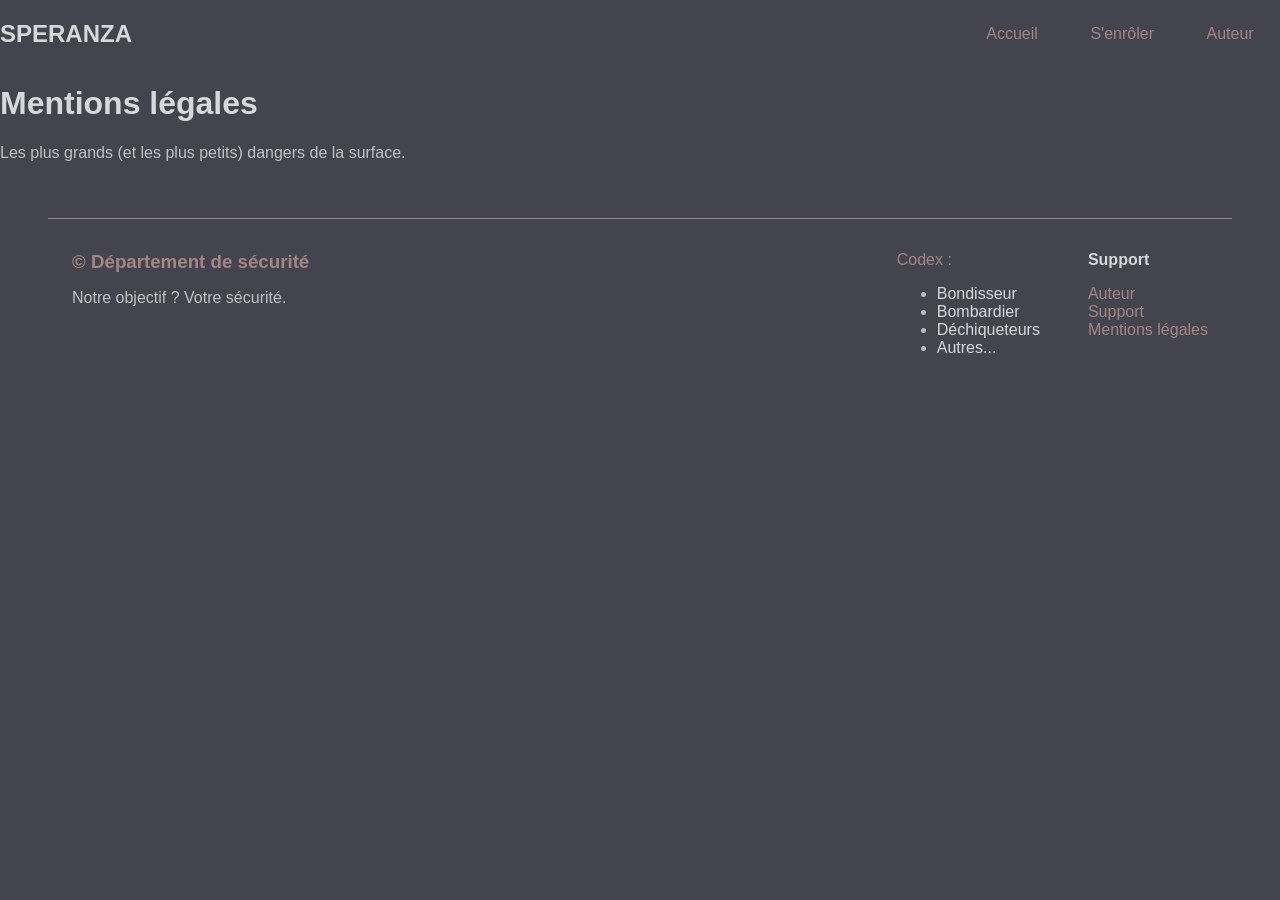
<file: mentions-legales.html>
<!DOCTYPE html>
<html lang="fr">
    <head>
        <meta charset="UTF-8">
        <meta name="viewport" content="width=device-width, initial-scale=1.0">
        <meta name="description" content ="La page d'accueil, pousse l'observateur à aller voir les autres pages">
        <link rel="stylesheet" type="text/css" href="style.css">
        <title>Accueil</title>

        <!--Fonts-->
        <link rel="preconnect" href="https://fonts.googleapis.com">
        <link rel="preconnect" href="https://fonts.gstatic.com" crossorigin>
        <link href="https://fonts.googleapis.com/css2?family=Roboto:ital,wght@0,100..900;1,100..900&display=swap" rel="stylesheet">
    </head>
    <body>
        <header>
            <nav><!--Contient le logo SPERANZA sous forme de texte majuscule et les liens "Auteur" et "Codex"-->
                <div>
                    <h2>SPERANZA</h2>
                </div>
                <div class="topLinks">
                    <div>
                        <a class="navLink" href="index.html">Accueil</a>
                    </div>
                    <div>
                        <a class="navLink" href="enlist.html">S'enrôler</a>
                    </div>
                    <div>
                        <a class="navLink" href="auteur.html">Auteur</a>
                    </div>
                </div>
            </nav>
        </header>
        <main>
            <div class="fakeHeaderCollider"></div>
            <div><!--Titre des mensions légales-->
                <h1>Mentions légales</h1>
                <p>Les plus grands (et les plus petits) dangers de la surface.</p>
            </div>
        </main>
       <footer><!--descriptif très bref du département et quelques liens -->    
            <div class="TransversalLine">
                <hr id="TransversalLine">
            </div>

            <div>
                <div class="footerContent">
                    <h3>&copy; Département de sécurité</h3>
                    <p>Notre objectif ? Votre sécurité.</p>                                                         
                </div>      
            </div>

            <div class="footerLinks">
                <div id="footerCodexLink">
                    <a class="FooterLinks" href="codex.html">Codex :</a>                   
                    <ul class="whiteFooterLinks">
                        <li>
                            <a href="codex.html">Bondisseur</a>
                        </li>
                        <li>
                            <a href="codex.html">Bombardier</a>
                        </li>
                        <li>
                            <a href="codex.html">Déchiqueteurs</a>
                        </li>
                        <li>
                            <a href="codex.html">Autres...</a>
                        </li>
                    </ul>
                </div>
                
                <div class="footerSupport">
                    <h4>Support</h4> 
                    <div>
                        <a class="FooterLinks" href="auteur.html">Auteur</a> 
                    </div>
                    <div>
                        <a class="FooterLinks" href="support.html">Support</a> 
                    </div>
                    <div>
                        <a class="FooterLinks" href="mentions-legales.html">Mentions légales</a>  
                    </div>                                                                      
                </div>  
            </div>
        </footer>
    </body>    
</html>
</file>
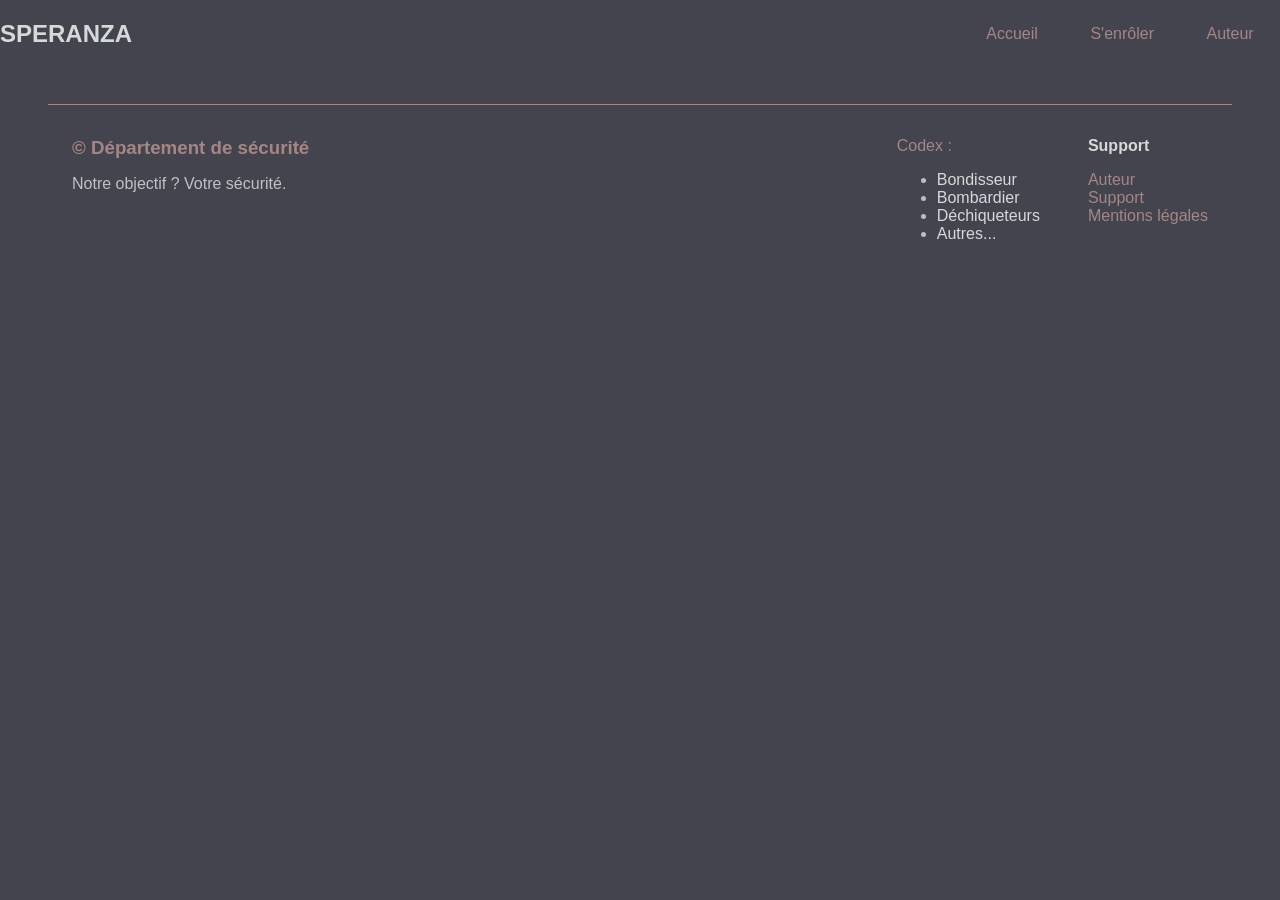
<file: support.html>
<!DOCTYPE html>
<html lang="fr">
    <head>
        <meta charset="UTF-8">
        <meta name="viewport" content="width=device-width, initial-scale=1.0">
        <link rel="stylesheet" type="text/css" href="style.css">
        <title>Contact</title>
    </head>
    <body>
        <header>
            <nav><!--Contient le logo SPERANZA sous forme de texte majuscule et les liens "Auteur" et "Codex"-->
                <div>
                    <h2>SPERANZA</h2>
                </div>
                <div class="topLinks">
                    <div>
                        <a class="navLink" href="index.html">Accueil</a>
                    </div>
                    <div>
                        <a class="navLink" href="enlist.html">S'enrôler</a>
                    </div>
                    <div>
                        <a class="navLink" href="auteur.html">Auteur</a>
                    </div>
                </div>
            </nav>
        </header>
        <main>              
            <div class="fakeHeaderCollider"></div>
        </main>

        <footer><!--descriptif très bref du département et quelques liens -->    
            <div class="TransversalLine">
                <hr id="TransversalLine">
            </div>
            <div>
                <div class="footerContent">
                    <h3>&copy; Département de sécurité</h3>
                    <p>Notre objectif ? Votre sécurité.</p>                                                         
                </div>      
            </div>

            <div class="footerLinks">
                <div id="footerCodexLink">
                    <a class="FooterLinks" href="codex.html">Codex :</a>                   
                    <ul class="whiteFooterLinks">
                        <li>
                            <a href="codex.html">Bondisseur</a>
                        </li>
                        <li>
                            <a href="codex.html">Bombardier</a>
                        </li>
                        <li>
                            <a href="codex.html">Déchiqueteurs</a>
                        </li>
                        <li>
                            <a href="codex.html">Autres...</a>
                        </li>
                    </ul>
                </div>
                
                <div class="footerSupport">
                    <h4>Support</h4> 
                    <div>
                        <a class="FooterLinks" href="auteur.html">Auteur</a> 
                    </div>
                    <div>
                        <a class="FooterLinks" href="support.html">Support</a> 
                    </div>
                    <div>
                        <a class="FooterLinks" href="mentions-legales.html">Mentions légales</a>  
                    </div>                                                                      
                </div>  
            </div>
        </footer>
        
    </body>
</html>
</file>
<file: style.css>
*{
    font-family: Helvetica, "Roboto", sans-serif;
    flex-wrap: wrap;
    color: #d3dad9d1; 
}

:root {
    --headerheight: 3em;
}

body{
    background: #44444E;
    margin: 0em;
    overflow-x: hidden;
}

h1, h2, h4, h5, h6 {
    color: #D3DAD9;        
}

h3 {
    color:#A48686 
}

p {
    color: #D3DAD9;
    opacity: 85%;
}

span {
    color: #D3DAD9;
    opacity: 85%;
}

label {
    color: #D3DAD9;
    opacity: 85%;
}

a {
    text-decoration: none;
    color: #A48686;
}

strong {
    color: #A48686;  
}

ol {
    color: #D3DAD9;
}

.callToActLink, .semiTransparentLink {
    color: #BFC6C4;
    border-radius: 0.7em;
    padding: 0.5em 0.5em;
    margin: 0em 0.5em;
}

.callToActLink {    
    background-color: #A48686;    
}

.semiTransparentLink {    
    border-color: #D3DAD9;
    border-width: 0.1em;
    background-color: #bfc6c430;
}

.topLinks {
    display: flex;
    flex-direction: row;
    justify-content: space-around;
    align-items: center;
    width:20em;
}

nav {
    height: 4em;    
    z-index: 1;

    display: flex;    
    flex-direction: row;
    justify-content: space-between;     
    align-items: center;
    width: 100%;

    background-color: #44444E;         
    
    position: fixed;
    top: 0px;
}

.navLink {           
    margin: 1em;
    color: #A48686;    
}

#logo {
    margin: 0em 1em;
}

.title {
    background-size: cover;
    display:flex;
    flex-direction: column;
    align-items: center;
    justify-content: space-around;  

}

.title h1 {
    font-size: 400%;
}

.titleLinks {
    display: flex;
    justify-content: space-between;
    flex-direction: row;
    align-items: center;    
}

#indexTitle {
    background-image: url('images/plan-ville2.jpeg');
    
    padding: 9em 1em ;
}

#codexTitle {
    background-image: url('images/background2.jpg');

    padding: 14em 2em ;    
}

#AuthorTitle {
    background-image: url('images/aseprite2.png');
    opacity: 75%;

    padding: 16em 2em ;    
}

#AuthorTitle h1 {
    border-radius: 0.35em;
    padding: 1px 20px;
    background-color: #44444e9b;
    margin: 0px;
    margin-bottom: 13px;
}


#EnlistTitle {
    background-image: url('images/EnlistTitleImage.webp');

    padding: 22em 2em ;   
}

#EnlistTitle h1 {
    border-radius: 0.35em;
    padding: 1px 8px;
    background-color: #44444e9b;
    margin: 0px;
    margin-bottom: 13px;
}

#EnlistTitle h2 {
    border-radius: 0.35em;
    padding: 12px 10px;
    background-color: #44444e9b;
    margin: 10px;
}

#codexTitle h1 {
    border-radius: 0.35em;
    padding: 1px 8px;
    background-color: #44444e9b;
    margin: 0px;
    margin-bottom: 13px;
}

#codexTitle p {
    border-radius: 0.35em;
    padding: 12px 10px;
    background-color: #44444e9b;
    margin: 10px;
}

footer {
    display: flex;
    justify-content: space-between;
    align-items: start;
    padding: 2em 3em;    
    
}

.whiteFooterLinks a {
    color: #D3DAD9;
}

.TransversalLine {
    width: 100%;

}

.footerSupport h4 {
    padding-bottom: 1em;
}

 #TransversalLine {
    border: none; 
    height: 1px; 
    background-color: #A48686; 
    width: 100%;
}

.footerContent {        
    padding: 1.5em 1.5em;
}   

.footerContent h3 {
    margin: 0em;    
}

.footerLinks {
    display:flex;
    align-items: start;
    justify-content: space-between;     
    color: #A48686;
}

#footerCodexLink {
    padding: 1.5em;
}

.footerSupport {
    display:flex;
    flex-direction: column;
    justify-content: flex-start;
    padding: 1.5em;    
}

.footerSupport > a {
    padding: 0.1em 0.1em 0em 0.7em;
}

.footerSupport h4 {
    margin: 0em;
}   


 section {
  display: grid;
  gap: 1em;
  padding: 1em;
  grid-template-columns: repeat(1, minmax(300px, 1fr));
  grid-template-rows: 1fr;
 }

.content {
    padding-top: auto;    
    display: flex;
    justify-content: space-around;
    flex-direction: column;
    align-items:start;
} 

.content p {
    margin: 6px;
    padding-left: 1em;
} 

.content , .blocImage{
    padding: 2em 2em;   
    justify-content: center;
    align-items: flex-center; 
}

.blocImage {
    border-radius: 4em;   
}

img {
  height: auto;
  width: 90%;
  border-radius: 2em;
}

@media (min-width: 860px) {
  section {
    grid-template-columns: repeat(2, minmax(200px, 1fr));
    grid-template-rows: repeat(2, minmax(1fr, 500px));
  }
}

:hover > a {
    color: #ffffff;
}

#containsForm {
    display: flex;
    flex-direction: column;
    align-items: center;
    padding: 2em 3em;
}

#name-adress label {
    margin: 0.4em 1em;
    padding: 0.5em 1em;
}

#name-adress input {
    margin: 0.4em 2em;
    padding: 0.5em;
    border-radius: 0.8em;
}

.text-entry {
    display: flex;    
    align-items: center;
    justify-content: space-between;
    flex-direction: row;
}

#formBottom {
    display: flex;
    flex-direction: column;
    align-items: center;    
}

.formBottom {    
    padding: 0.2em 0em;
}

#text_id {    
    height: 10em;
    width: 50em;
    background-color: #44444E;
    color: #BFC6C4;
    border-width: 3px;
    border-color: #BFC6C4;
    border-radius: 1em;
}

.formBottom input{
    padding: 0.5em 2em;
    border-radius: 0.8em;
    background-color: #A48686;
    color: #BFC6C4;
    border-color: #D3DAD9;
    border-width: 0.1em;
    background-color: #d3dad946;    
}

#survey {
    width: 42em;
}

@media (max-width: 760px) {
    #name-adress label {
        margin: 0.4em 1em;
        padding: 0.5em 1em;
    }

    #name-adress input {
        margin: 0.4em 1em;
        padding: 0.4em;
        border-radius: 0.8em;
    }

    .text-entry {
        display: flex;    
        align-items: center;
        justify-content: space-between;
        flex-direction: collumn;
    
    }

    #formBottom {
        display: flex;
        flex-direction: column;
        align-items: center;    
    }

    .formBottom {    
        padding: 0.2em 0em;
    }

    #text_id {    
        height: 10em;
        width: 34em;
    }

    .formBottom input{
        padding: 0.5em 2em;   
    }

    #survey {
        width: 28em;
    }
}

.fakeHeaderCollider {
    height: 4em;
}

#hobbiesPresentation {
    display: flex;
    flex-direction: collumn;
    align-items: center;
}

#hobbyImages {
    display: flex;
    flex-direction: row;    
    justify-content: space-between;
}

.hobbyImages {
    display: flex;
    justify-content: space-between;
    align-items: row;
    width: 30em;
    padding: 1em;
    border-radius: 5em;
}
</file>
